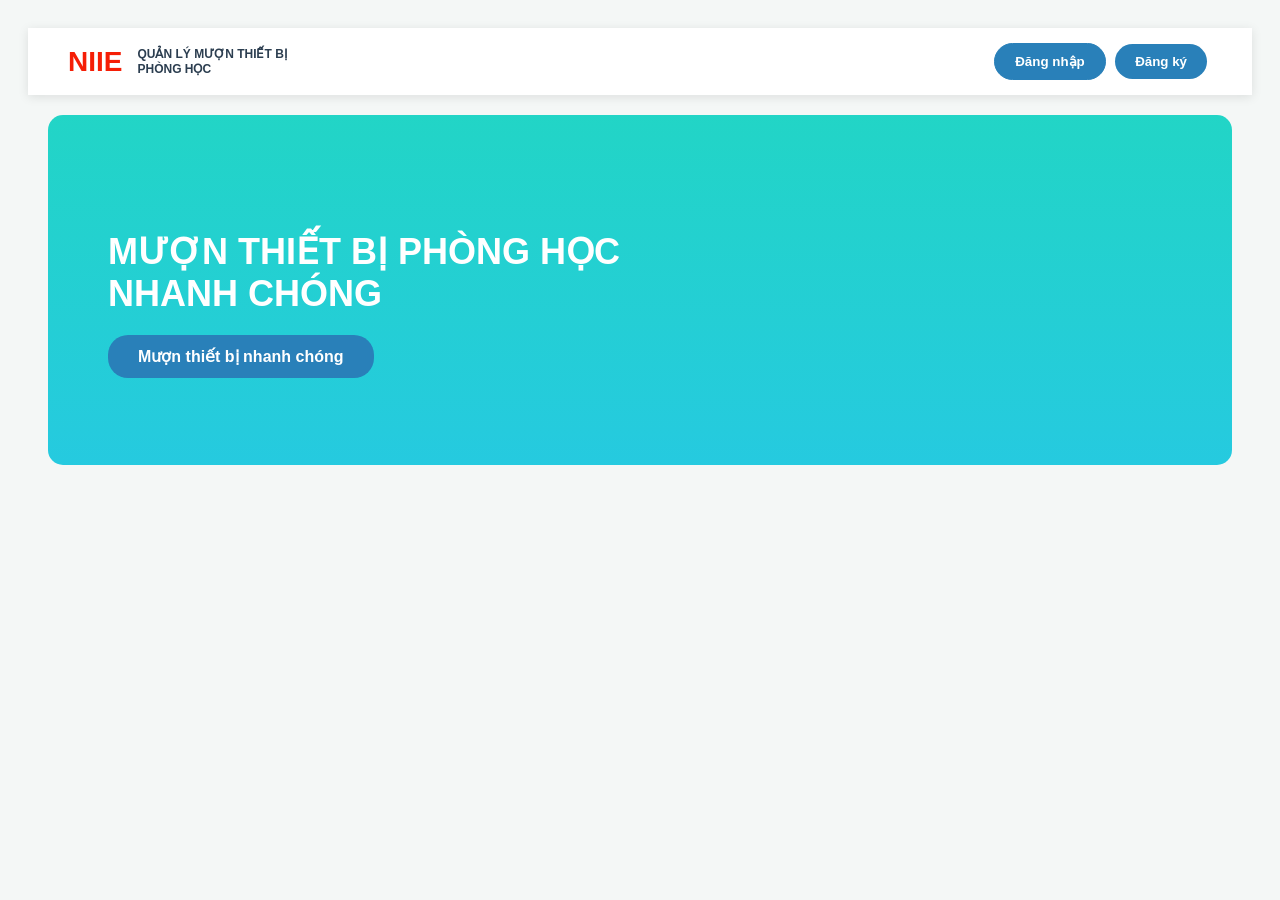
<file: index.html>
<!DOCTYPE html>
<html lang="vi">
<head>
    <meta charset="UTF-8">
    <meta name="viewport" content="width=device-width, initial-scale=1.0">
    <title>Quản lý Mượn thiết bị - Trang chủ</title>
    <link rel="stylesheet" href="style.css">
</head>
<body>
    <header class="navbar">
        <div class="logo">
            <h1 class="logo-highlight">NIIE</h1>
            <span class="logo-text">QUẢN LÝ MƯỢN THIẾT BỊ<br>PHÒNG HỌC</span>
        </div>
        
        <div class="auth-buttons" id="auth_section">
            <button class="btn-outline" onclick="window.location.href='login.html'">Đăng nhập</button>
            <button class="btn-primary" onclick="window.location.href='register.html'">Đăng ký</button>
        </div>
    </header>

    <section class="hero">
        <div class="hero-content">
            <h2>MƯỢN THIẾT BỊ PHÒNG HỌC<br>NHANH CHÓNG</h2>
            <button class="btn-primary large-btn" id="btn_hero_action" onclick="window.location.href='login.html'">Mượn thiết bị nhanh chóng</button>
        </div>
    </section>

    <div id="ds_thietbi_trangchu" style="display: flex; gap: 20px; justify-content: center; flex-wrap: wrap; margin-top: 20px; padding-bottom: 40px;">
        <!-- Dữ liệu render từ JS -->
    </div>
    
    <script src="main.js"></script>
</body>
</html>
</file>
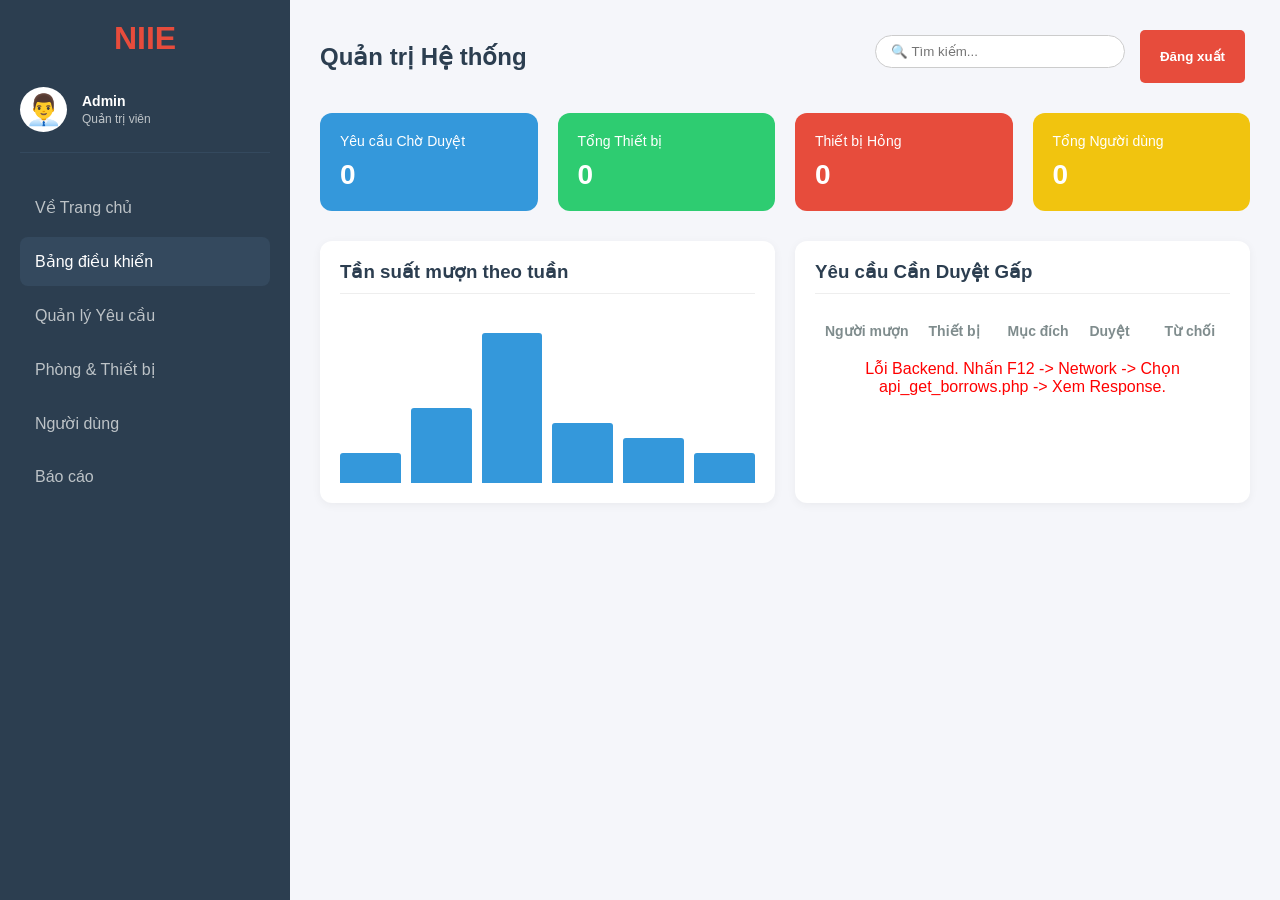
<file: admin.html>
<!DOCTYPE html>
<html lang="vi">
<head>
    <meta charset="UTF-8">
    <meta name="viewport" content="width=device-width, initial-scale=1.0">
    <title>Giao diện Admin</title>
    <link rel="stylesheet" href="style.css">
</head>
<body class="dashboard-body">
    <div class="dashboard-layout">
        <!-- Sidebar -->
        <aside class="sidebar">
            <div class="sidebar-logo">NIIE</div>
            <div class="sidebar-user">
                <div class="avatar">👨‍💼</div>
                <div class="user-info">
                    <strong id="admin_fullname">Admin</strong>
                    <span>Quản trị viên</span>
                </div>
            </div>
            <ul class="sidebar-menu">
                <li onclick="window.location.href='index.html'">Về Trang chủ</li>
                <li class="active" onclick="chuyenTab('dashboard', this)">Bảng điều khiển</li>
                <li onclick="chuyenTab('requests', this)">Quản lý Yêu cầu</li>
                <li onclick="chuyenTab('equipments', this)">Phòng & Thiết bị</li>
                <li onclick="chuyenTab('users', this)">Người dùng</li>
                <li onclick="chuyenTab('reports', this)">Báo cáo</li>
            </ul>
        </aside>

        <!-- Main Content -->
        <main class="main-content">
            <header class="topbar">
                <h2>Quản trị Hệ thống</h2>
                <div class="topbar-actions">
                    <input type="text" id="search_input" placeholder="🔍 Tìm kiếm..." class="search-input">
                    <button class="btn-logout" onclick="dangXuat()" style="background-color: #e74c3c; color: white; border: none; padding: 10px 20px; border-radius: 5px; cursor: pointer; font-weight: bold;">Đăng xuất</button>
                </div>
            </header>

            <!-- TAB 1: BẢNG ĐIỀU KHIỂN -->
            <div id="tab-dashboard" class="tab-content" style="display: block;">
                <div class="stats-grid">
                    <div class="stat-card bg-blue">
                        <p>Yêu cầu Chờ Duyệt</p>
                        <h3 id="stat_admin_cho">0</h3>
                    </div>
                    <div class="stat-card bg-green">
                        <p>Tổng Thiết bị</p>
                        <h3 id="stat_admin_tongtb">0</h3>
                    </div>
                    <div class="stat-card bg-red">
                        <p>Thiết bị Hỏng</p>
                        <h3 id="stat_admin_hong">0</h3>
                    </div>
                    <div class="stat-card bg-yellow">
                        <p>Tổng Người dùng</p>
                        <h3 id="stat_admin_user">0</h3>
                    </div>
                </div>

                <div class="content-grid">
                    <!-- Biểu đồ (Báo cáo nhanh) -->
                    <div class="chart-section">
                        <h3>Tần suất mượn theo tuần</h3>
                        <div class="chart-placeholder">
                            <div class="bar" style="height: 20%;"></div>
                            <div class="bar" style="height: 50%;"></div>
                            <div class="bar" style="height: 100%;"></div>
                            <div class="bar" style="height: 40%;"></div>
                            <div class="bar" style="height: 30%;"></div>
                            <div class="bar" style="height: 20%;"></div>
                        </div>
                    </div>

                    <!-- Bảng yêu cầu -->
                    <div class="table-section">
                        <h3>Yêu cầu Cần Duyệt Gấp</h3>
                        <table class="data-table">
                            <thead>
                                <tr>
                                    <th>Người mượn</th>
                                    <th>Thiết bị</th>
                                    <th>Mục đích</th>
                                    <th>Duyệt</th>
                                    <th>Từ chối</th>
                                </tr>
                            </thead>
                            <tbody id="ds_phieumuon_dashboard">
                                <!-- Dữ liệu từ JS -->
                            </tbody>
                        </table>
                    </div>
                </div>
            </div>

            <!-- TAB 2: QUẢN LÝ YÊU CẦU -->
            <div id="tab-requests" class="tab-content" style="display: none;">
                <div class="table-section">
                    <h3>Toàn bộ Yêu cầu Mượn</h3>
                    <table class="data-table">
                        <thead>
                            <tr>
                                <th>Người mượn</th>
                                <th>Thiết bị</th>
                                <th>Mục đích</th>
                                <th>Trạng thái</th>
                                <th>Thao tác</th>
                            </tr>
                        </thead>
                        <tbody id="ds_phieumuon_full">
                            <!-- Dữ liệu từ JS -->
                        </tbody>
                    </table>
                </div>
            </div>

            <!-- TAB 3: PHÒNG & THIẾT BỊ -->
            <div id="tab-equipments" class="tab-content" style="display: none;">
                <div class="table-section">
                    <h3>Danh mục Thiết bị tiêu chuẩn</h3>

                    <!-- Bộ lọc phòng cho Admin -->
                     <div style="margin-bottom: 15px; display: flex; align-items: center; gap: 10px;">
                        <label for="loc_phong_admin" style="font-weight: bold;">Lọc theo phòng:</label>
                        <select id="loc_phong_admin" onchange="renderThietBiAdmin()" style="padding: 8px; border: 1px solid #bdc3c7; border-radius: 4px; width: 250px;">
                            <option value="all">-- Tất cả thiết bị --</option>
                        </select>
                     </div>

                    <!-- Form Thêm / Cập nhật thiết bị -->
                    <div style="background: #ecf0f1; padding: 15px; margin-bottom: 20px; border-radius: 5px; display: flex; gap: 10px; align-items: center;">
                        <input type="text" id="form_ma_tb" placeholder="Mã TB (VD: TB-007)" style="padding: 8px; border: 1px solid #bdc3c7; border-radius: 3px;">
                        <input type="text" id="form_ten_tb" placeholder="Tên thiết bị..." style="padding: 8px; border: 1px solid #bdc3c7; border-radius: 3px; flex-grow: 1;">
                        <input type="text" id="form_phong_tb" placeholder="Thuộc Phòng / Kho..." style="padding: 8px; border: 1px solid #bdc3c7; border-radius: 3px; width: 150px;">
                        <select id="form_status_tb" style="padding: 8px; border: 1px solid #bdc3c7; border-radius: 3px;">
                            <option value="Sẵn sàng">Sẵn sàng</option>
                            <option value="Đang sử dụng">Đang sử dụng</option>
                            <option value="Bảo trì">Bảo trì</option>
                        </select>
                        <button id="btn_luu_tb" onclick="luuThietBi()" style="padding: 8px 15px; background: #3498db; color: white; border: none; border-radius: 3px; cursor: pointer; font-weight: bold;">Thêm mới</button>
                        <button onclick="lamMoiFormTb()" style="padding: 8px 15px; background: #95a5a6; color: white; border: none; border-radius: 3px; cursor: pointer;">Hủy thao tác</button>
                    </div>
                    
                    <table class="data-table">
                        <thead>
                            <tr>
                                <th>Mã TB</th>
                                <th>Tên thiết bị</th>
                                <th>Phòng / Vị trí</th>
                                <th>Trạng thái</th>
                                <th>Thao tác</th>
                            </tr>
                        </thead>
                        <tbody id="ds_thietbi_admin">
                             <!-- Nạp từ JS -->
                        </tbody>
                    </table>
                </div>
            </div>

            <!-- TAB 4: NGƯỜI DÙNG -->
            <div id="tab-users" class="tab-content" style="display: none;">
                <div class="table-section">
                    <h3>Tài khoản Hệ thống</h3>
                    <table class="data-table">
                        <thead>
                            <tr>
                                <th>Tên tài khoản</th>
                                <th>MSSV</th>
                                <th>Phân quyền</th>
                                <th>Thao tác</th>
                            </tr>
                        </thead>
                        <tbody id="ds_nguoidung">
                            <!-- Nạp từ JS -->
                        </tbody>
                    </table>
                </div>
            </div>

            <!-- TAB 5: BÁO CÁO -->
            <div id="tab-reports" class="tab-content" style="display: none;">
                <div class="table-section">
                    <div style="display: flex; justify-content: space-between; align-items: center;">
                      <h3>Ghi nhận Báo hỏng từ Sinh viên</h3>
                      <button onclick="xuatCSV('ds_baohong', 'Bao_Cao_Bao_Tri.csv')" style="padding: 8px 15px; background: #27ae60; color: white; border: none; border-radius: 4px; cursor: pointer;">Xuất Excel</button>
                    </div>
                    <table class="data-table">
                        <thead>
                            <tr>
                                <th>ID</th>
                                <th>Người báo</th>
                                <th>Thiết bị</th>
                                <th>Mô tả lỗi</th>
                                <th>Thời gian</th>
                                <th>Nhật ký & Chi phí</th>
                                <th>Thao tác</th>
                            </tr>
                        </thead>
                        <tbody id="ds_baohong">
                            <!-- Nạp từ JS -->
                        </tbody>
                    </table>
                </div>
            </div>
            
        </main>
    </div>

    <script>
        function chuyenTab(tabId, element) {
            let contents = document.querySelectorAll('.tab-content');
            contents.forEach(content => content.style.display = 'none');
            document.getElementById('tab-' + tabId).style.display = 'block';
            let menus = document.querySelectorAll('.sidebar-menu li');
            menus.forEach(menu => menu.classList.remove('active'));
            element.classList.add('active');
        }
    </script>
    <script src="main.js"></script>
</body>
</html>
</file>
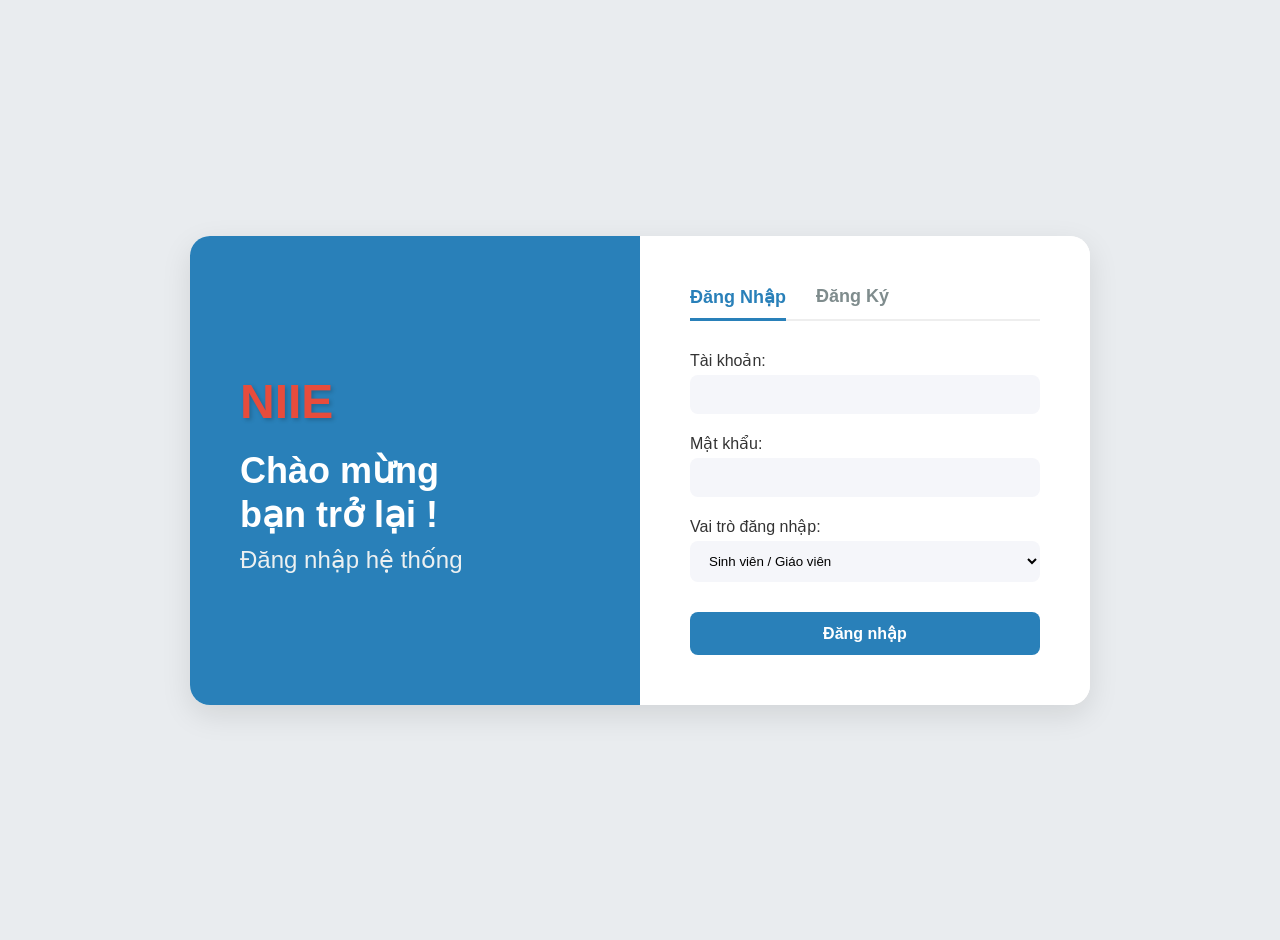
<file: login.html>
<!DOCTYPE html>
<html lang="vi">
<head>
    <meta charset="UTF-8">
    <meta name="viewport" content="width=device-width, initial-scale=1.0">
    <title>Đăng nhập Hệ thống</title>
    <link rel="stylesheet" href="style.css">
</head>
<body class="auth-body">
    <div class="auth-container">
        <!-- Cột trái: Banner -->
        <div class="auth-banner">
            <h1 class="auth-logo">NIIE</h1>
            <h2>Chào mừng<br>bạn trở lại !</h2>
            <h3>Đăng nhập hệ thống</h3>
        </div>

        <!-- Cột phải: Form Đăng nhập -->
        <div class="auth-form-section">
            <div class="auth-tabs">
                <a href="login.html" class="tab active">Đăng Nhập</a>
                <a href="register.html" class="tab">Đăng Ký</a>
            </div>
            
            <form id="loginForm" class="auth-form">
                <label>Tài khoản:</label>
                <input type="text" id="username" required>
                
                <label>Mật khẩu:</label>
                <input type="password" id="password" required>
                
                <label>Vai trò đăng nhập:</label>
                <select id="role">
                    <option value="sinhvien">Sinh viên / Giáo viên</option>
                    <option value="admin">Quản trị viên (Admin)</option>
                </select>
                
                <button type="button" onclick="xuLyDangNhap()" class="btn-primary auth-btn">Đăng nhập</button>
            </form>
        </div>
    </div>

    <script src="main.js"></script>
</body>
</html>
</file>
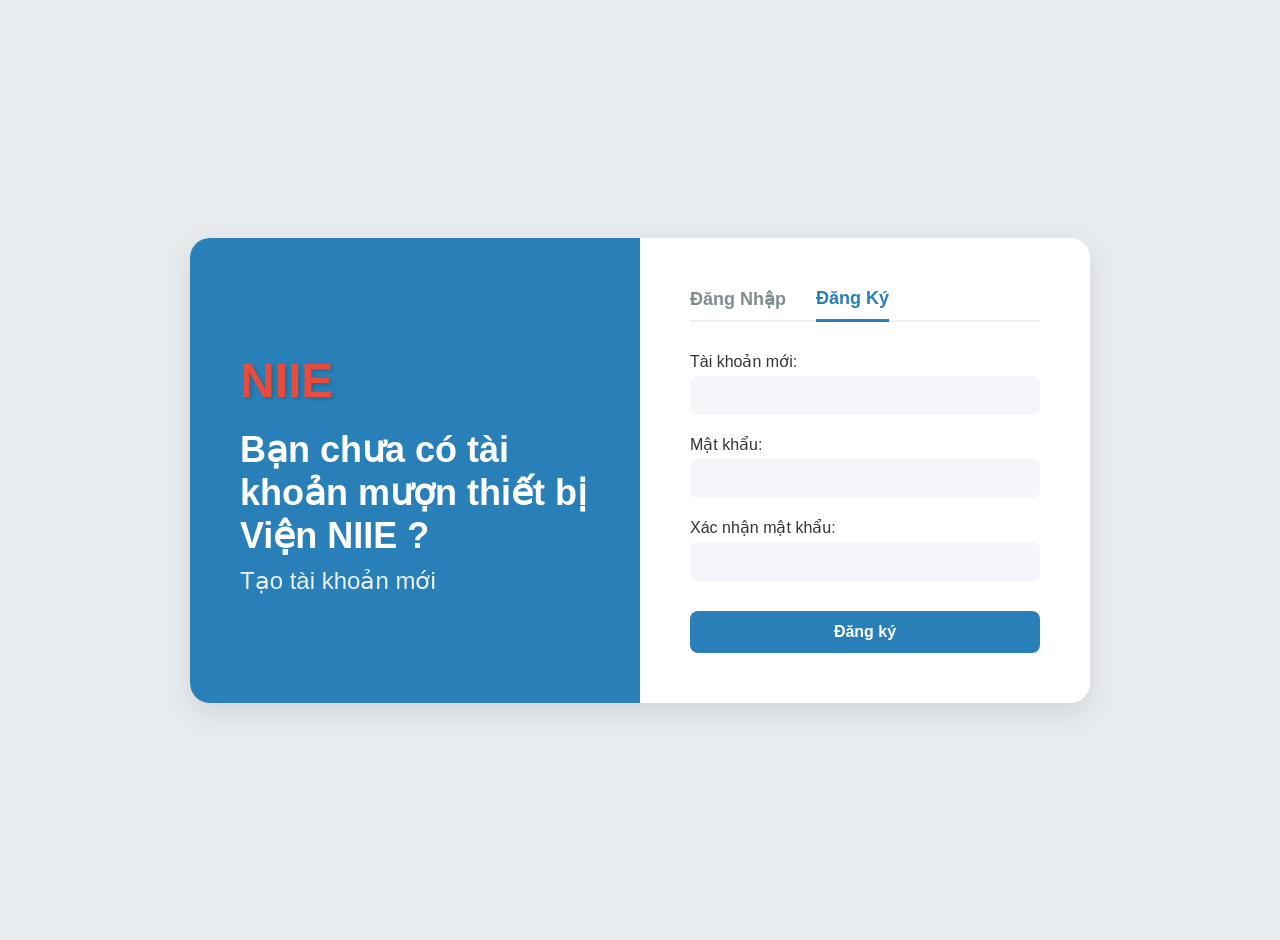
<file: register.html>
<!DOCTYPE html>
<html lang="vi">
<head>
    <meta charset="UTF-8">
    <meta name="viewport" content="width=device-width, initial-scale=1.0">
    <title>Đăng ký Tài khoản</title>
    <link rel="stylesheet" href="style.css">
</head>
<body class="auth-body">
    <div class="auth-container">
        <!-- Cột trái: Banner -->
        <div class="auth-banner">
            <h1 class="auth-logo">NIIE</h1>
            <h2>Bạn chưa có tài khoản mượn thiết bị Viện NIIE ?</h2>
            <h3>Tạo tài khoản mới</h3>
        </div>

        <!-- Cột phải: Form Đăng ký -->
        <div class="auth-form-section">
            <div class="auth-tabs">
                <a href="login.html" class="tab">Đăng Nhập</a>
                <a href="register.html" class="tab active">Đăng Ký</a>
            </div>
            
            <form id="registerForm" class="auth-form">
                <label>Tài khoản mới:</label>
                <input type="text" id="reg_username" required>
                
                <label>Mật khẩu:</label>
                <input type="password" id="reg_password" required>
                
                <label>Xác nhận mật khẩu:</label>
                <input type="password" id="reg_confirm_password" required>
                
                <button type="button" onclick="xuLyDangKy()" class="btn-primary auth-btn">Đăng ký</button>
            </form>
        </div>
    </div>

    <script src="main.js"></script>
</body>
</html>
</file>
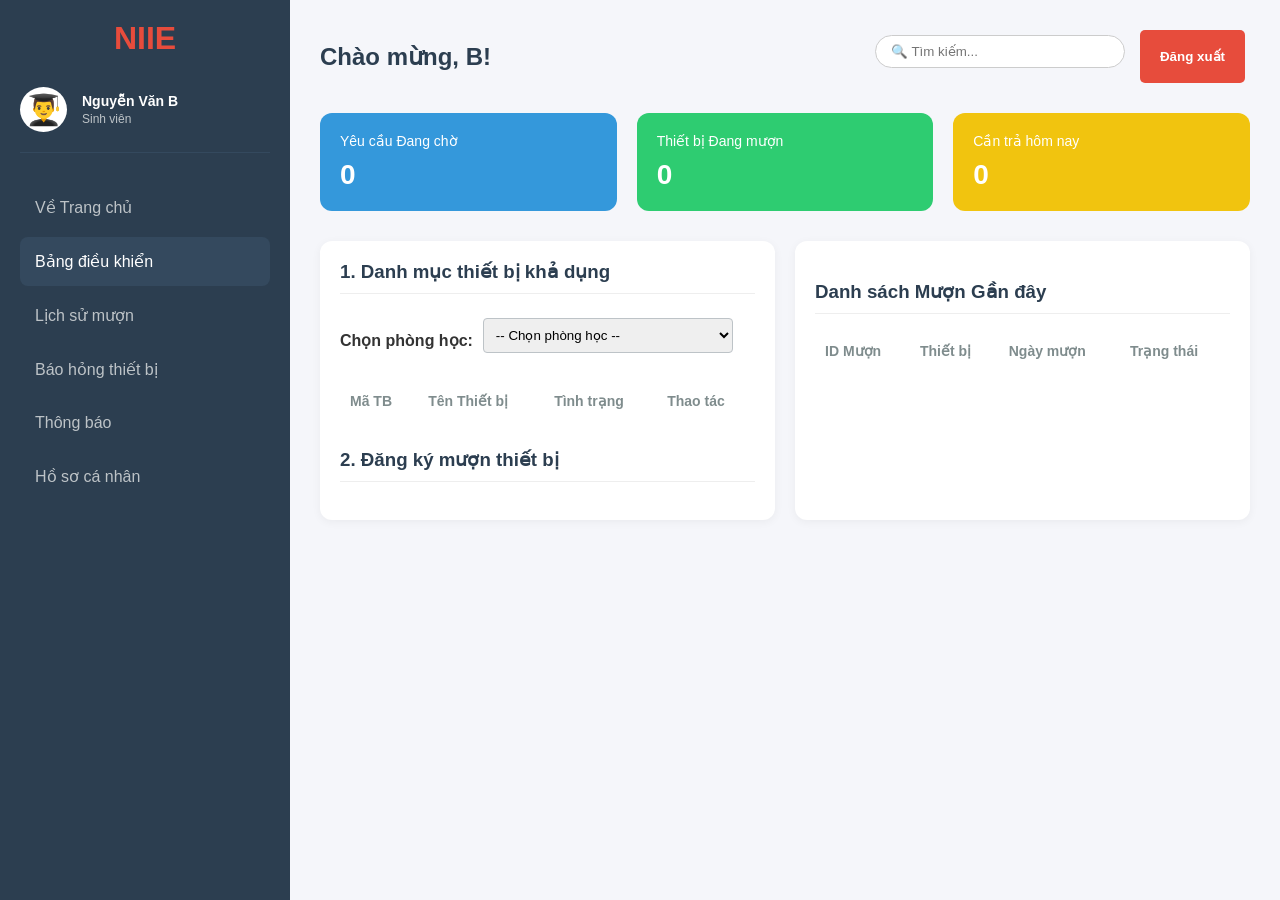
<file: sinhvien.html>
<!DOCTYPE html>
<html lang="vi">
<head>
    <meta charset="UTF-8">
    <meta name="viewport" content="width=device-width, initial-scale=1.0">
    <title>Giao diện Sinh viên</title>
    <link rel="stylesheet" href="style.css">
</head>
<body class="dashboard-body">
    <div class="dashboard-layout">
        <!-- Thanh menu bên trái (Sidebar) -->
        <aside class="sidebar">
            <div class="sidebar-logo">NIIE</div>
            <div class="sidebar-user">
                <div class="avatar">👨‍🎓</div>
                <div class="user-info">
                    <strong id="user_fullname">Nguyễn Văn B</strong>
                    <span>Sinh viên</span>
                </div>
            </div>
            <ul class="sidebar-menu">
                <li onclick="window.location.href='index.html'">Về Trang chủ</li>
                <li class="active" onclick="chuyenTab('dashboard', this)">Bảng điều khiển</li>
                <li onclick="chuyenTab('history', this)">Lịch sử mượn</li>
                <li onclick="chuyenTab('report', this)">Báo hỏng thiết bị</li>
                <li onclick="chuyenTab('notification', this)">Thông báo</li>
                <li onclick="chuyenTab('profile', this)">Hồ sơ cá nhân</li>
            </ul>
        </aside>

        <!-- Nội dung chính (Main Content) -->
        <main class="main-content">
            <header class="topbar">
                <h2 id="welcome_text">Chào mừng, B!</h2>
                <div class="topbar-actions">
                    <input type="text" id="search_input" placeholder="🔍 Tìm kiếm..." class="search-input">
                    <button class="btn-logout" onclick="dangXuat()" style="background-color: #e74c3c; color: white; border: none; padding: 10px 20px; border-radius: 5px; cursor: pointer; font-weight: bold;">Đăng xuất</button>
                </div>
            </header>

            <!-- TAB 1: BẢNG ĐIỀU KHIỂN -->
            <div id="tab-dashboard" class="tab-content" style="display: block;">
                <!-- 3 Thẻ số liệu tổng quan -->
                <div class="stats-grid" style="grid-template-columns: repeat(3, 1fr);">
                    <div class="stat-card bg-blue">
                        <p>Yêu cầu Đang chờ</p>
                        <h3 id="stat_dangcho">0</h3>
                    </div>
                    <div class="stat-card bg-green">
                        <p>Thiết bị Đang mượn</p>
                        <h3 id="stat_dangmuon">0</h3>
                    </div>
                    <div class="stat-card bg-yellow">
                        <p>Cần trả hôm nay</p>
                        <h3 id="stat_cantra">0</h3>
                    </div>
                </div>

                <div class="content-grid">
                    <!-- Cột trái: Danh sách thiết bị & Form đăng ký -->
                    <div class="table-section">
                        <h3>1. Danh mục thiết bị khả dụng</h3>

                        <!-- Bộ lọc phòng -->
                        <div style="margin-bottom: 15px; display: flex; align-items: center; gap: 10px;">
                          <label for="loc_phong" style="font-weight: bold;">Chọn phòng học:</label>
                          <select id="loc_phong" onchange="renderThietBiSinhVien()" style="padding: 8px; border: 1px solid #bdc3c7; border-radius: 4px; width: 250px;">
                              <option value="all">-- Chọn phòng học --</option>
                              <!-- Tự động nạp từ JS -->
                          </select>
                        </div>
                        <table class="data-table" style="margin-bottom: 30px;">
                            <thead>
                                <tr>
                                    <th>Mã TB</th>
                                    <th>Tên Thiết bị</th>
                                    <th>Tình trạng</th>
                                    <th>Thao tác</th>
                                </tr>
                            </thead>
                            <tbody id="ds_thietbi">
                                <!-- Dữ liệu render từ JS -->
                            </tbody>
                        </table>

                        <h3>2. Đăng ký mượn thiết bị</h3>
                        <!-- Cấu trúc Form mượn -->
                        <form id="form_muon" style="display:none; background: #f8f9fa; padding: 20px; border-radius: 5px; margin-bottom: 20px;">
                            <h4>Đăng ký mượn thiết bị</h4>
                            <p><b>Thiết bị chọn:</b> <span id="tb_duoc_chon" style="color: #2980b9; font-weight: bold;"></span></p>
                            <p><b>Phòng sử dụng:</b> <span id="phong_su_dung" style="color: #2980b9; font-weight: bold;"></span></p>
                            <input type="hidden" id="ma_tb_muon">

                            <div style="margin-top: 10px;">
                                <label>Mục đích mượn:</label>
                                <input type="text" id="muc_dich_muon" placeholder="VD: Dạy học, Thuyết trình..." style="width: 100%; padding: 8px; margin-top: 5px;">
                            </div>
                            <div style="margin-top: 10px;">
                                <label>Ngày trả dự kiến:</label>
                                <input type="date" id="ngay_tra" style="width: 100%; padding: 8px; margin-top: 5px;">
                            </div>
                            <button type="button" onclick="guiYeuCauMuon()" style="margin-top: 15px; padding: 10px 20px; background: #2ecc71; color: white; border: none; cursor: pointer;">Gửi yêu cầu</button>
                        </form>
                    </div>

                    <!-- Cột phải: Lịch báo hạn trả & Lịch sử mượn gần đây -->
                    <div class="table-section">
                        <!-- Khu vực cảnh báo thiết bị cần trả hôm nay -->
                        <div id="ds_cantra_homnay" style="margin-bottom: 20px;"></div>

                        <h3>Danh sách Mượn Gần đây</h3>
                        <table class="data-table">
                            <thead>
                                <tr>
                                    <th>ID Mượn</th>
                                    <th>Thiết bị</th>
                                    <th>Ngày mượn</th>
                                    <th>Trạng thái</th>
                                </tr>
                            </thead>
                            <tbody id="ds_lichsu_ganday">
                                <!-- Dữ liệu render từ JS -->
                            </tbody>
                        </table>
                    </div>
                </div>
            </div>

            <!-- TAB 2: LỊCH SỬ MƯỢN -->
            <div id="tab-history" class="tab-content" style="display: none;">
                <div class="table-section">
                    <h3>Toàn bộ Lịch sử mượn thiết bị</h3>
                    <table class="data-table">
                        <thead>
                            <tr>
                                <th>Mã Phiếu</th>
                                <th>Tên Thiết bị</th>
                                <th>Ngày mượn</th>
                                <th>Ngày hẹn trả</th>
                                <th>Trạng thái</th>
                            </tr>
                        </thead>
                        <tbody id="ds_lichsu_toanbo">
                            <!-- Dữ liệu render từ JS -->
                        </tbody>
                    </table>
                </div>
            </div>

            <!-- TAB 3: BÁO HỎNG THIẾT BỊ -->
            <div id="tab-report" class="tab-content" style="display: none;">
                <div class="table-section" style="max-width: 600px;">
                    <h3>Gửi báo cáo thiết bị hỏng</h3>
                    <form id="formBaoHong">
                        <label>Chọn thiết bị gặp sự cố (Đang mượn):</label>
                        <select id="thietbi_hong" style="width: 100%; padding: 10px; border: 1px solid #ddd; margin-bottom: 15px; border-radius: 5px; background-color: #f5f6fa;">
                            <option value="">-- Chọn thiết bị --</option>
                            <!-- Tùy chọn sẽ được nạp bằng JS -->
                        </select>

                        <label>Mô tả chi tiết tình trạng hỏng hóc:</label>
                        <textarea id="mota_hong" rows="5" placeholder="Ví dụ: Máy chiếu không lên nguồn, cáp đứt ngầm..." style="width: 100%; padding: 10px; border: 1px solid #ddd; margin-bottom: 15px; border-radius: 5px; resize: vertical;"></textarea>
                        
                        <button type="button" onclick="guiBaoHong()" class="btn-primary" style="background-color: #e74c3c; border-color: #e74c3c; padding: 12px 25px; border-radius: 5px;">Gửi báo cáo hỏng</button>
                    </form>
                </div>
            </div>

            <!-- TAB 4: THÔNG BÁO -->
            <div id="tab-notification" class="tab-content" style="display: none;">
                <div class="table-section">
                    <h3>Thông báo từ Quản trị viên</h3>
                    <ul id="ds_thongbao" style="list-style: none; padding: 0; margin: 0;">
                        <!-- Dữ liệu render từ JS -->
                        <li style="padding: 15px; border-bottom: 1px solid #eee; color: #7f8c8d; text-align: center;">Hiện chưa có thông báo mới nào.</li>
                    </ul>
                </div>
            </div>

            <!-- TAB HỒ SƠ CÁ NHÂN -->
            <div id="tab-profile" class="tab-content" style="display: none;">
                <div class="table-section">
                    <h3>Thông tin Sinh viên</h3>
                    <p><b>Tài khoản:</b> <span id="profile_username"></span></p>
                    <p><b>Mã số sinh viên (MSSV):</b> <span id="profile_mssv" style="color: #2980b9; font-weight: bold;">Chưa cập nhật</span></p>

                    <h3 style="margin-top: 30px;">Đổi Mật Khẩu</h3>
                    <div style="background: #ecf0f1; padding: 20px; border-radius: 5px; max-width: 400px;">
                        <input type="password" id="old_pass" placeholder="Nhập mật khẩu cũ" style="width: 100%; padding: 10px; margin-bottom: 15px; border: 1px solid #bdc3c7; border-radius: 4px;">
                        <input type="password" id="new_pass" placeholder="Nhập mật khẩu mới" style="width: 100%; padding: 10px; margin-bottom: 15px; border: 1px solid #bdc3c7; border-radius: 4px;">
                        <button onclick="doiMatKhau()" style="padding: 10px 20px; background: #e67e22; color: white; border: none; border-radius: 4px; cursor: pointer; font-weight: bold;">Xác nhận đổi</button>
                    </div>
                </div>
            </div>

        </main>
    </div>

    <!-- Script xử lý giao diện chuyển Tab -->
    <script>
        function chuyenTab(tabId, element) {
            // Ẩn tất cả các khối nội dung tab
            let contents = document.querySelectorAll('.tab-content');
            contents.forEach(content => content.style.display = 'none');
            
            // Hiển thị tab được chọn
            document.getElementById('tab-' + tabId).style.display = 'block';
            
            // Xóa class active ở tất cả các thẻ li trong menu
            let menus = document.querySelectorAll('.sidebar-menu li');
            menus.forEach(menu => menu.classList.remove('active'));
            
            // Gán class active cho thẻ li vừa được click
            element.classList.add('active');
        }
    </script>
    <script src="main.js"></script>
</body>
</html>
</file>
<file: style.css>
body {
    font-family: Arial, sans-serif;
    background-color: #f4f7f6;
    color: #333;
    padding: 20px;
}

h1, h2 {
    color: #2c3e50;
}

table {
    width: 100%;
    border-collapse: collapse;
    margin-bottom: 20px;
    background-color: #fff;
}

th, td {
    border: 1px solid #ccc;
    padding: 10px;
    text-align: left;
}

th {
    background-color: #34495e;
    color: white;
}

form {
    background-color: #fff;
    padding: 20px;
    border: 1px solid #ccc;
    max-width: 400px;
}

input, select {
    width: 100%;
    padding: 8px;
    margin-top: 5px;
    margin-bottom: 15px;
    box-sizing: border-box;
}

button {
    padding: 8px 15px;
    background-color: #0cb5df;
    color: white;
    border: none;
    cursor: pointer;
    border-radius: 3px;
    margin-right: 5px;
}

button:hover {
    background-color: #0cce83;
}

.login-wrapper {
    display: flex;
    flex-direction: column;
    align-items: center;
    justify-content: center;
    height: 80vh; 
}

.header-container {
    display: flex;
    justify-content: space-between; 
    align-items: center; 
    margin-bottom: 10px;
}

.header-container h1 {
    margin: 0; 
}

/* --- UI Trang Chủ --- */
.navbar {
    display: flex;
    justify-content: space-between;
    align-items: center;
    background-color: #ffffff;
    padding: 15px 40px;
    box-shadow: 0 2px 10px rgba(0,0,0,0.1);
}

.logo {
    display: flex;
    align-items: center;
    gap: 15px;
}

.logo-highlight {
    color: #f51e06;
    font-size: 28px;
    margin: 0;
}

.logo-text {
    font-size: 12px;
    font-weight: bold;
    color: #2c3e50;
    line-height: 1.2;
}

.search-bar input {
    padding: 10px 15px;
    width: 300px;
    border-radius: 20px;
    border: 1px solid #ccc;
    background-color: #f5f6fa;
}

.btn-primary {
    background-color: #2980b9;
    color: white;
    border-radius: 20px;
    padding: 10px 20px;
    font-weight: bold;
}

.btn-outline {
    background-color: #2980b9;
    color: white;
    border: 1px solid #2980b9;
    border-radius: 20px;
    padding: 10px 20px;
    font-weight: bold;
}

/* Hero Section */
.hero {
    background: linear-gradient(rgba(11, 209, 193, 0.9), rgba(15, 197, 221, 0.9)), url('https://via.placeholder.com/1200x400') center/cover;
    height: 350px;
    display: flex;
    align-items: center;
    padding-left: 60px;
    border-radius: 15px;
    margin: 20px;
    color: white;
}

.hero h2 {
    font-size: 36px;
    color: white;
    margin-bottom: 20px;
}

.large-btn {
    padding: 12px 30px;
    font-size: 16px;
    background-color: #2980b9;
    color: white;
}

/* Device Section */
.popular-devices {
    margin: 40px 20px;
}

.device-grid {
    display: flex;
    gap: 20px;
    margin-top: 20px;
}

.device-card {
    background: white;
    border-radius: 15px;
    padding: 20px;
    flex: 1;
    display: flex;
    align-items: center;
    gap: 15px;
    box-shadow: 0 4px 15px rgba(0,0,0,0.05);
}

.device-icon {
    font-size: 40px;
    background-color: #f5f6fa;
    padding: 15px;
    border-radius: 10px;
}

.device-info h4 {
    margin: 0 0 10px 0;
    color: #2c3e50;
}

/* --- UI Dashboard (Admin & Sinh viên) --- */
.dashboard-body {
    margin: 0;
    padding: 0;
    background-color: #f5f6fa;
    font-family: Arial, sans-serif;
}

.dashboard-layout {
    display: flex;
    min-height: 100vh;
}

/* Sidebar */
.sidebar {
    width: 250px;
    background-color: #2c3e50;
    color: white;
    padding: 20px;
    display: flex;
    flex-direction: column;
}

.sidebar-logo {
    color: #e74c3c;
    font-size: 32px;
    font-weight: bold;
    text-align: center;
    margin-bottom: 30px;
}

.sidebar-user {
    display: flex;
    align-items: center;
    gap: 15px;
    margin-bottom: 30px;
    padding-bottom: 20px;
    border-bottom: 1px solid #34495e;
}

.sidebar-user .avatar {
    font-size: 30px;
    background-color: white;
    border-radius: 50%;
    padding: 5px;
}

.sidebar-user .user-info strong {
    display: block;
    font-size: 14px;
}

.sidebar-user .user-info span {
    font-size: 12px;
    color: #bdc3c7;
}

.sidebar-menu {
    list-style: none;
    padding: 0;
    margin: 0;
}

.sidebar-menu li {
    padding: 15px;
    margin-bottom: 5px;
    border-radius: 8px;
    cursor: pointer;
    color: #bdc3c7;
}

.sidebar-menu li:hover, .sidebar-menu li.active {
    background-color: #34495e;
    color: white;
}

/* Main Content */
.main-content {
    flex: 1;
    padding: 30px;
}

.topbar {
    display: flex;
    justify-content: space-between;
    align-items: center;
    margin-bottom: 30px;
}

.topbar h2 {
    margin: 0;
    color: #2c3e50;
}

.topbar-actions {
    display: flex;
    gap: 15px;
}

.search-input {
    padding: 8px 15px;
    border-radius: 20px;
    border: 1px solid #ccc;
    width: 250px;
}

.btn-logout {
    background-color: #e74c3c;
    color: white;
    border: none;
    border-radius: 20px;
    padding: 8px 20px;
    cursor: pointer;
}

/* Stats Grid */
.stats-grid {
    display: grid;
    grid-template-columns: repeat(4, 1fr);
    gap: 20px;
    margin-bottom: 30px;
}

.stat-card {
    padding: 20px;
    border-radius: 12px;
    color: white;
}

.stat-card p {
    margin: 0 0 10px 0;
    font-size: 14px;
}

.stat-card h3 {
    margin: 0;
    font-size: 28px;
}

.bg-blue { background-color: #3498db; }
.bg-green { background-color: #2ecc71; }
.bg-red { background-color: #e74c3c; }
.bg-yellow { background-color: #f1c40f; }

/* Content Grid */
.content-grid {
    display: grid;
    grid-template-columns: 1fr 1fr;
    gap: 20px;
}

.chart-section, .table-section {
    background: white;
    padding: 20px;
    border-radius: 12px;
    box-shadow: 0 2px 10px rgba(0,0,0,0.05);
}

.chart-section h3, .table-section h3 {
    margin-top: 0;
    color: #2c3e50;
    border-bottom: 1px solid #eee;
    padding-bottom: 10px;
}

.chart-placeholder {
    display: flex;
    align-items: flex-end;
    gap: 10px;
    height: 150px;
    padding-top: 20px;
}

.chart-placeholder .bar {
    flex: 1;
    background-color: #3498db;
    border-radius: 3px 3px 0 0;
}

.data-table {
    width: 100%;
    border-collapse: collapse;
}

.data-table th, .data-table td {
    padding: 10px;
    text-align: left;
    border-bottom: 1px solid #eee;
    border: none;
}

.data-table th {
    color: #7f8c8d;
    font-size: 14px;
    background-color: transparent;
}

.btn-icon {
    border: none;
    background: none;
    cursor: pointer;
    font-size: 16px;
    border-radius: 50%;
    width: 30px;
    height: 30px;
    display: inline-flex;
    align-items: center;
    justify-content: center;
}

.btn-approve { background-color: #e8f8f5; color: #2ecc71; }
.btn-reject { background-color: #fdedec; color: #e74c3c; }

/* --- Giao diện Đăng nhập / Đăng ký (Auth) --- */
.auth-body {
    background-color: #e9ecef;
    display: flex;
    justify-content: center;
    align-items: center;
    height: 100vh;
    margin: 0;
}

.auth-container {
    display: flex;
    width: 900px;
    background: white;
    border-radius: 20px;
    box-shadow: 0 10px 30px rgba(0,0,0,0.1);
    overflow: hidden;
}

.auth-banner {
    flex: 1;
    background-color: #2980b9;
    color: white;
    padding: 50px;
    display: flex;
    flex-direction: column;
    justify-content: center;
}

.auth-logo {
    color: #e74c3c;
    font-size: 48px;
    margin-bottom: 20px;
    text-shadow: 2px 2px 4px rgba(0,0,0,0.2);
    font-weight: 900;
}

.auth-banner h2 {
    color: white;
    font-size: 36px;
    margin: 0;
    line-height: 1.2;
}

.auth-banner h3 {
    font-size: 24px;
    font-weight: 400;
    margin-top: 10px;
    color: #ecf0f1;
}

.auth-form-section {
    flex: 1;
    padding: 50px;
    background: white;
}

.auth-tabs {
    display: flex;
    gap: 30px;
    margin-bottom: 30px;
    border-bottom: 2px solid #eee;
    padding-bottom: 10px;
}

.auth-tabs .tab {
    text-decoration: none;
    color: #7f8c8d;
    font-weight: bold;
    font-size: 18px;
}

.auth-tabs .tab.active {
    color: #2980b9;
    border-bottom: 3px solid #2980b9;
    padding-bottom: 10px;
    margin-bottom: -12px;
}

.auth-form {
    background: transparent;
    border: none;
    padding: 0;
    max-width: 100%;
}

.auth-form input, .auth-form select {
    background-color: #f5f6fa;
    border: none;
    border-radius: 8px;
    padding: 12px 15px;
    margin-bottom: 20px;
    width: 100%;
    box-sizing: border-box;
}

.auth-btn {
    width: 100%;
    padding: 12px;
    font-size: 16px;
    border-radius: 8px;
    margin-top: 10px;
}
</file>
